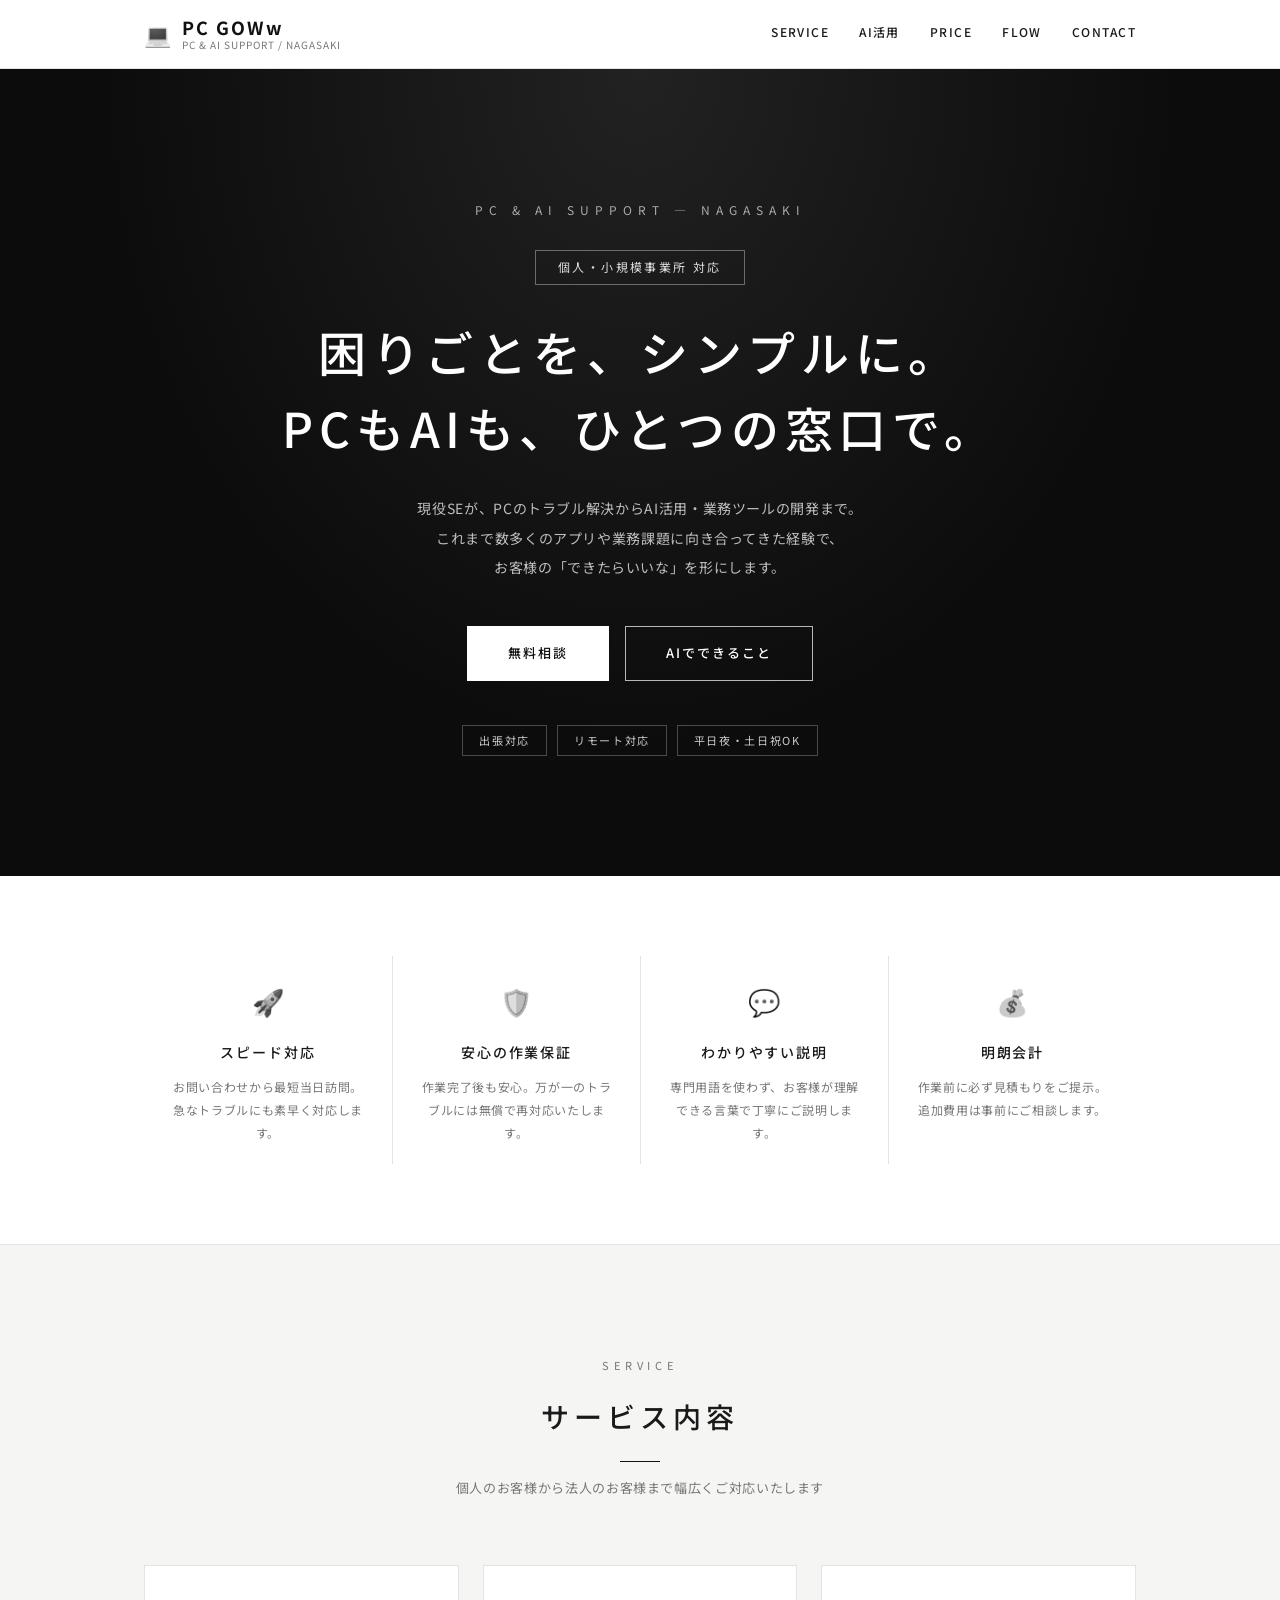
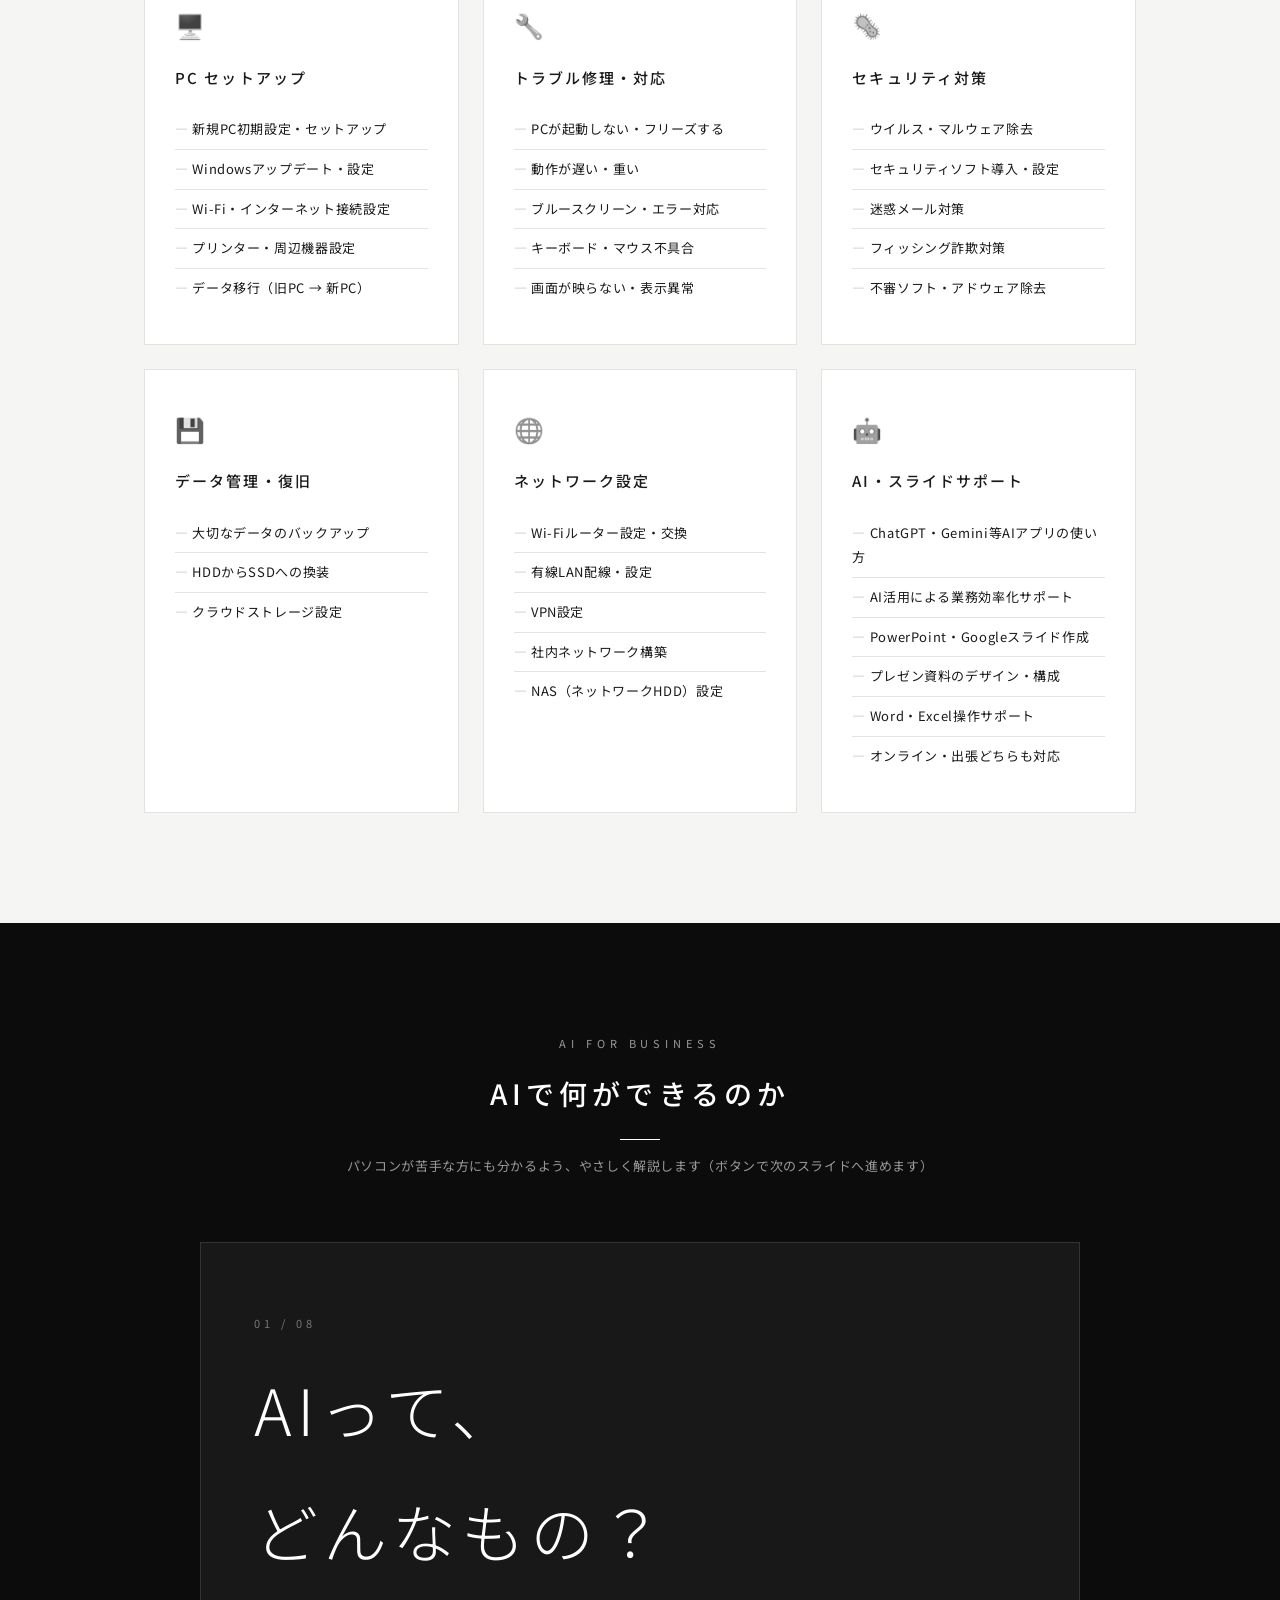
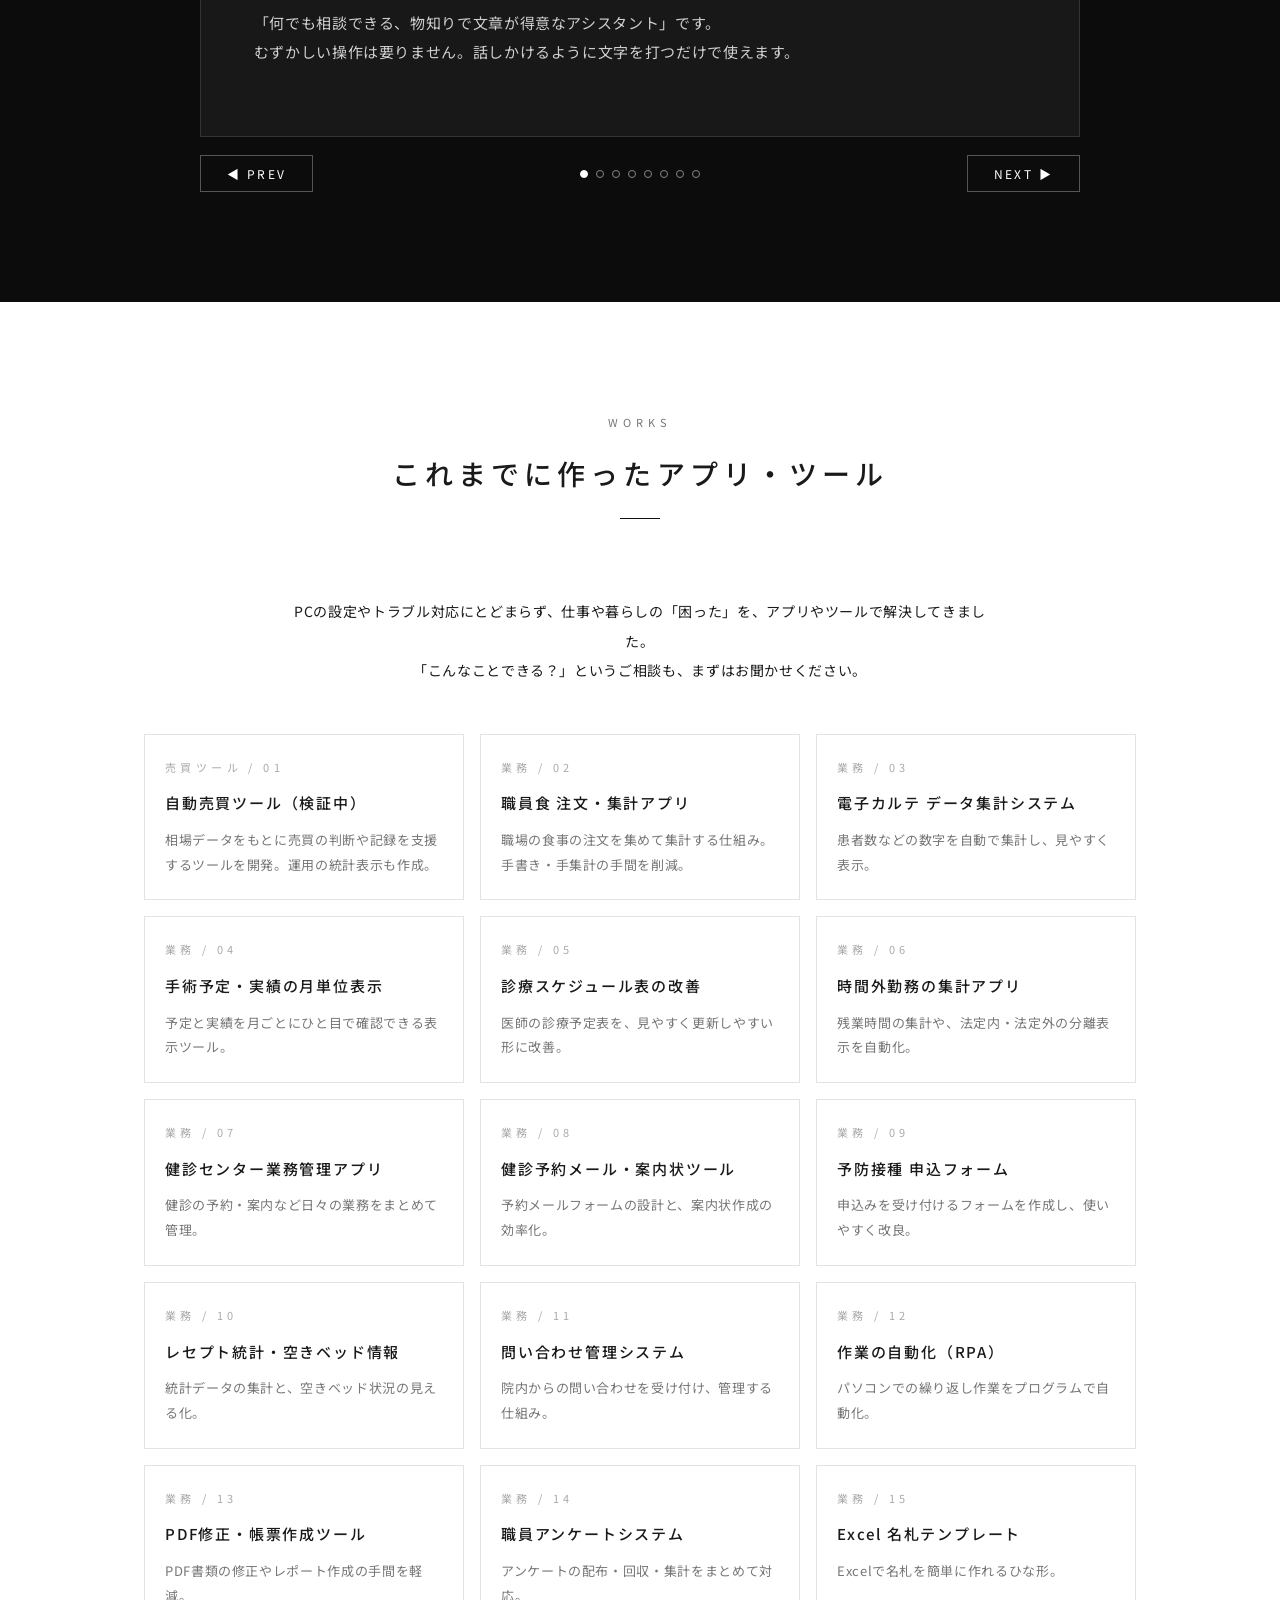
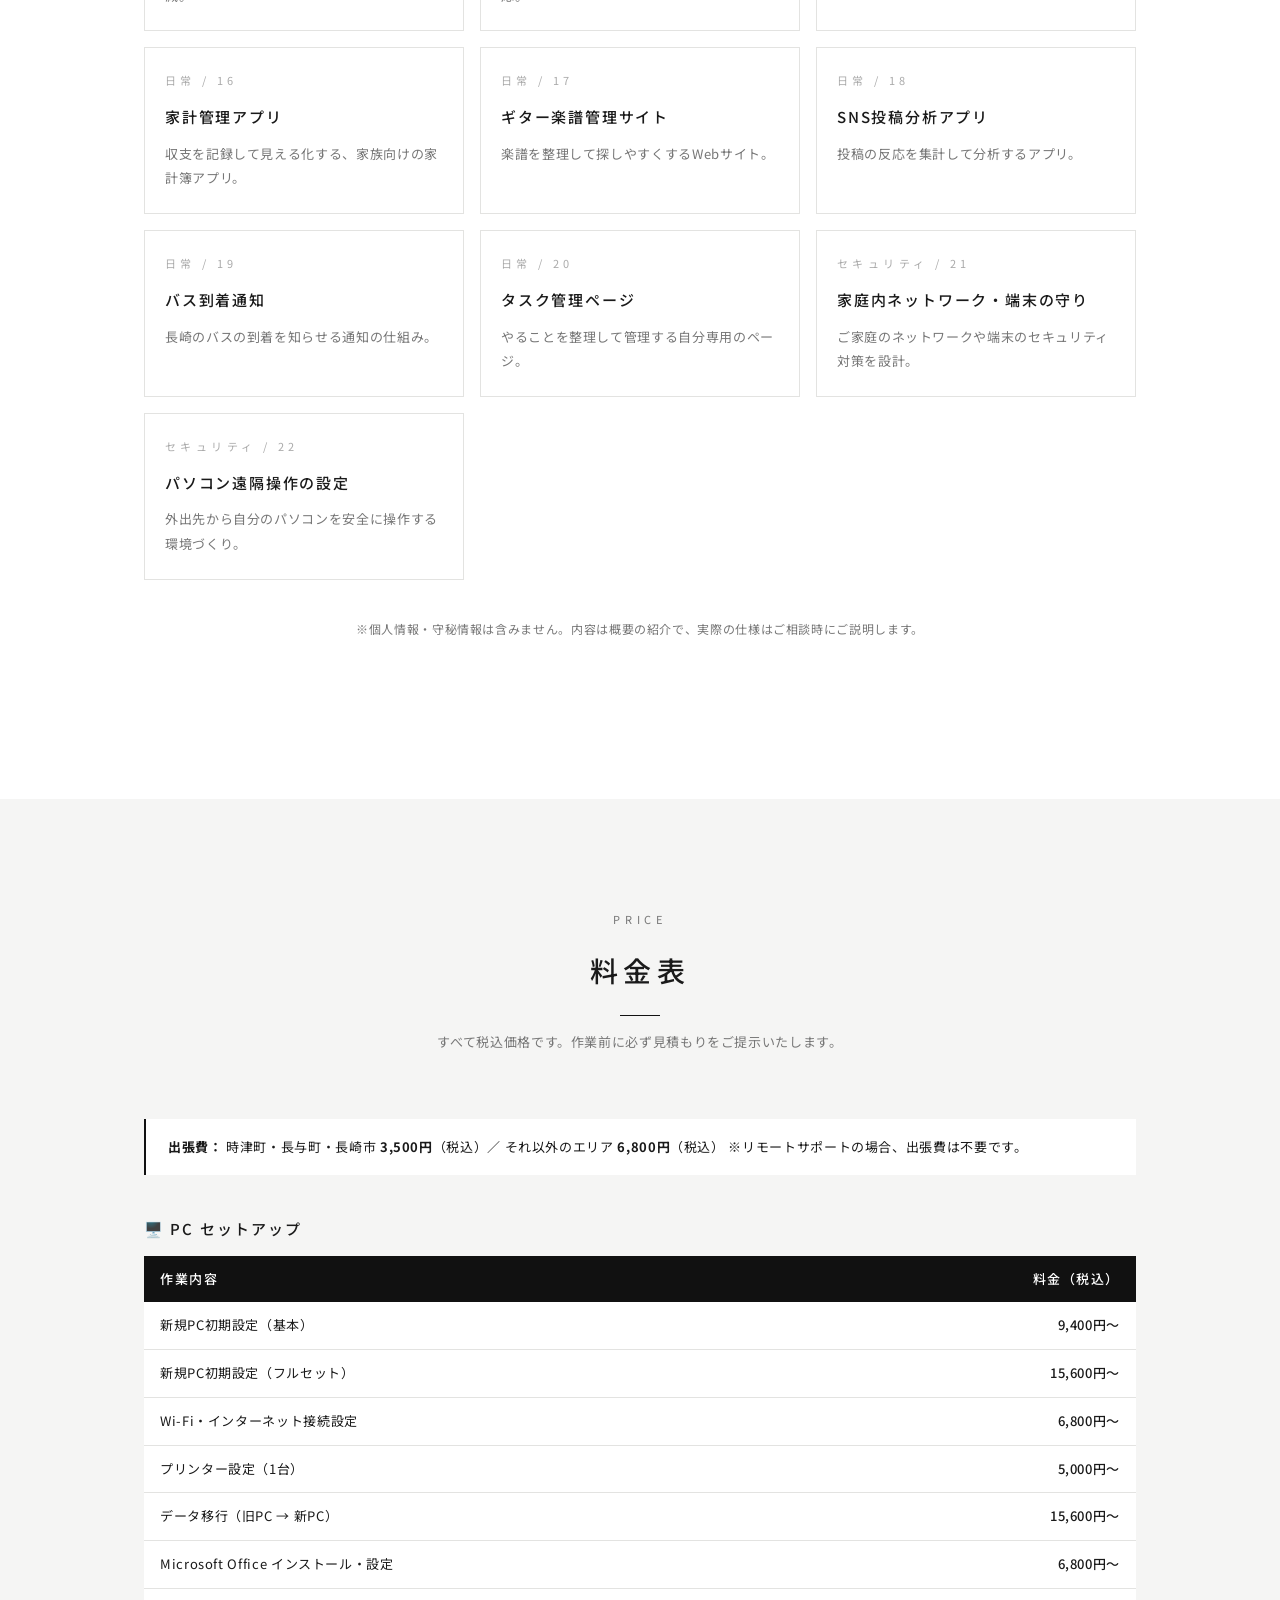
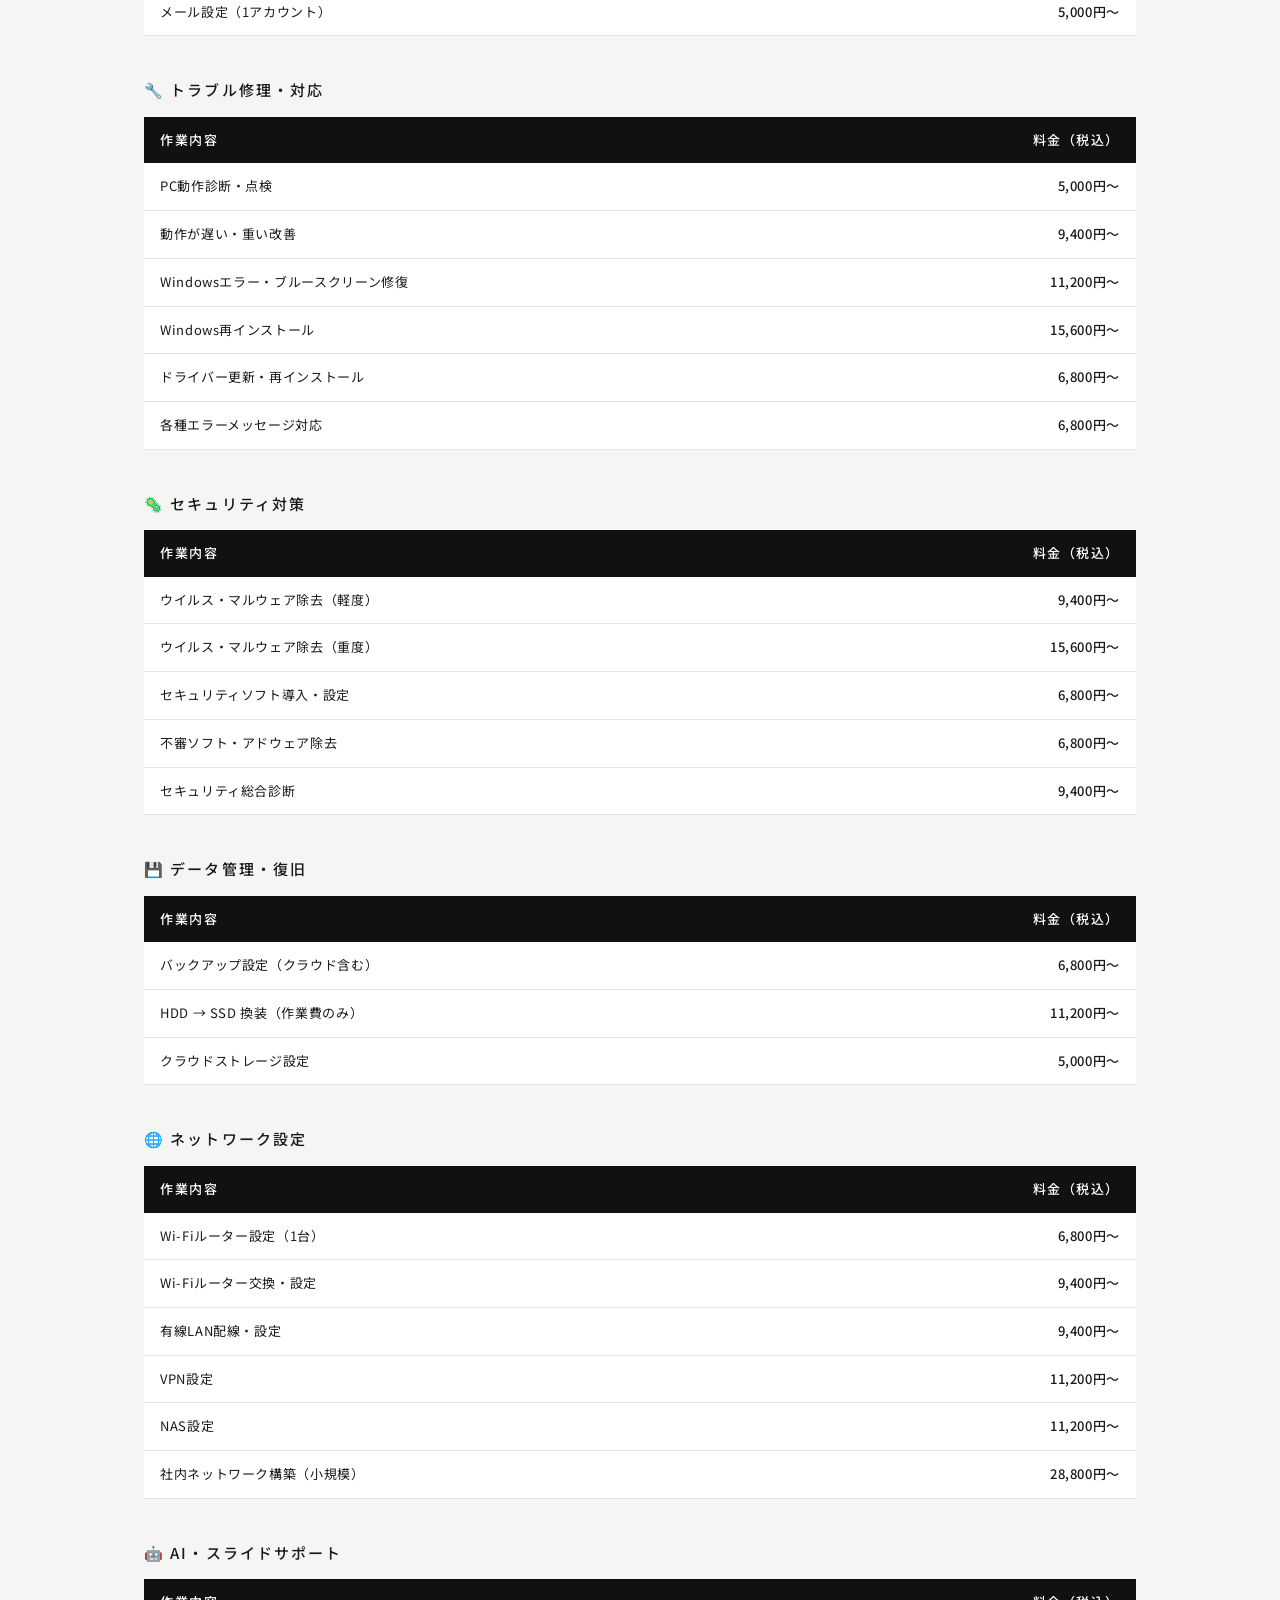
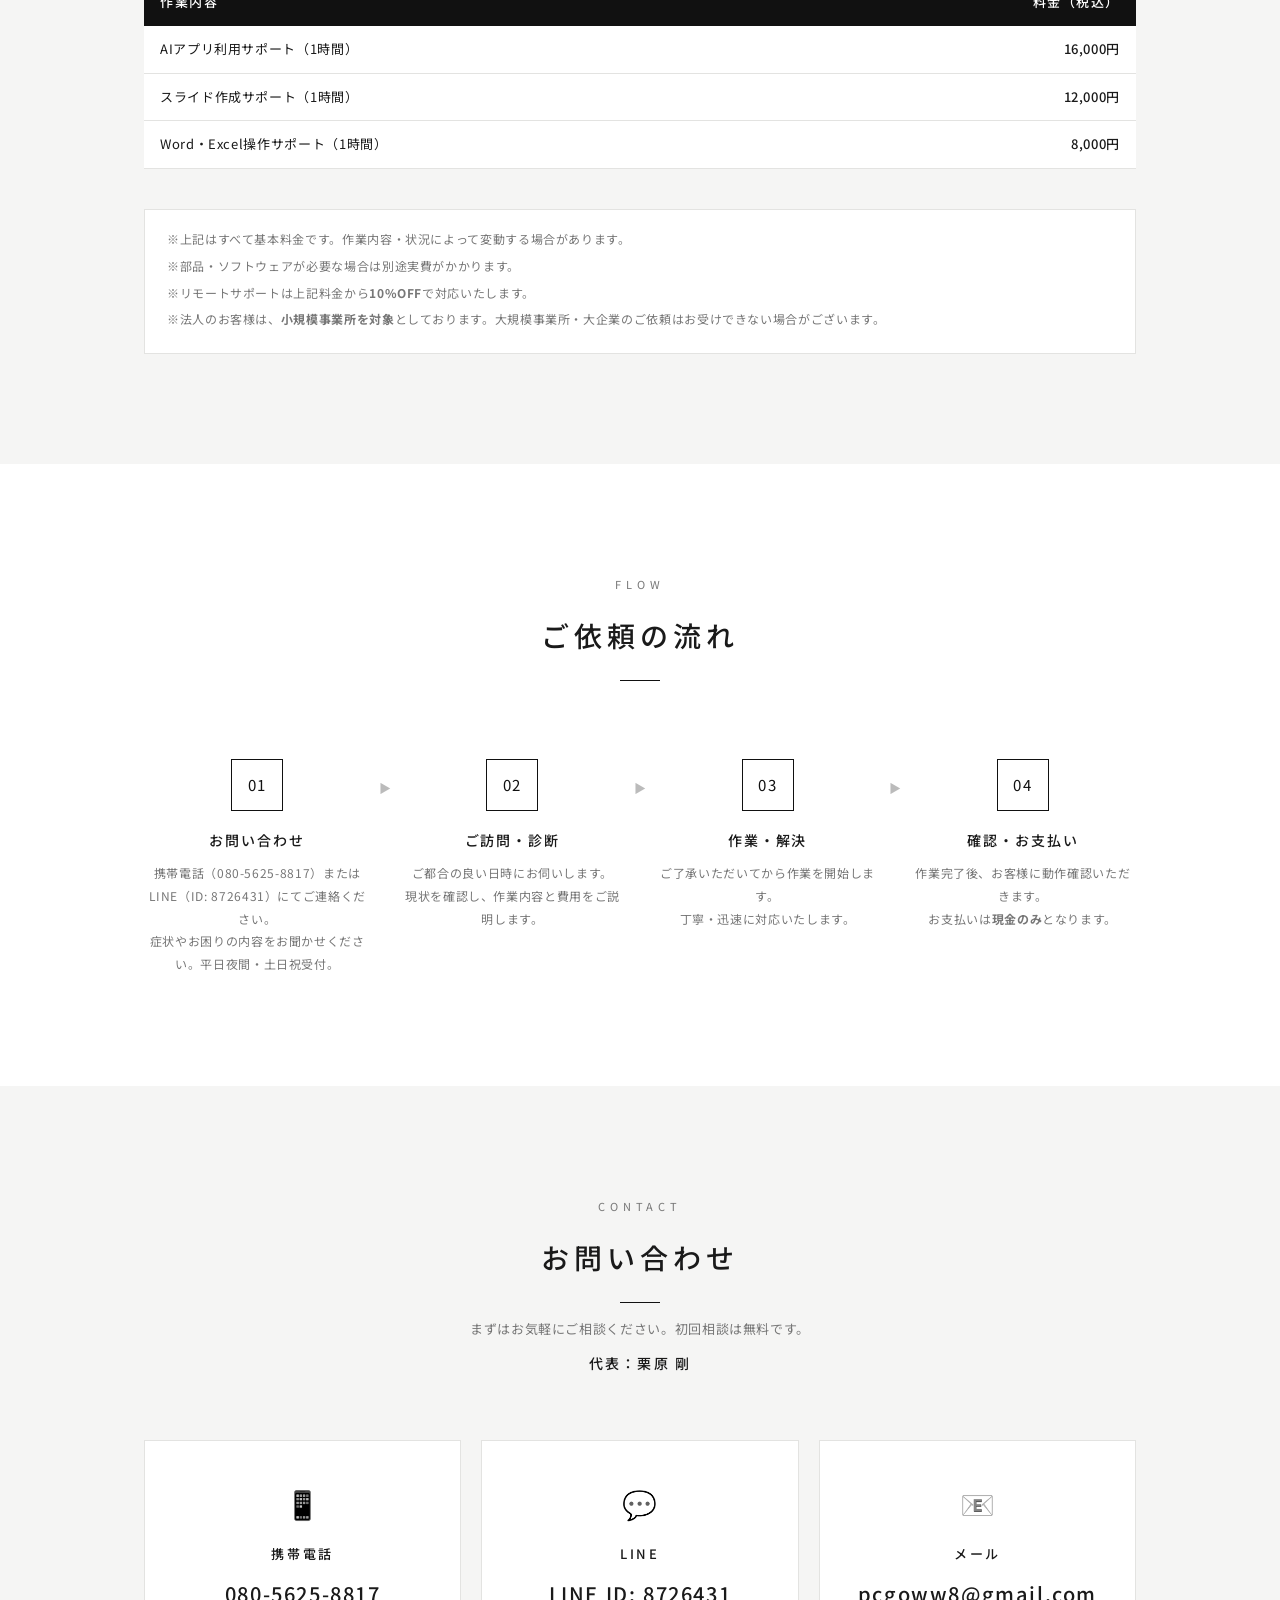
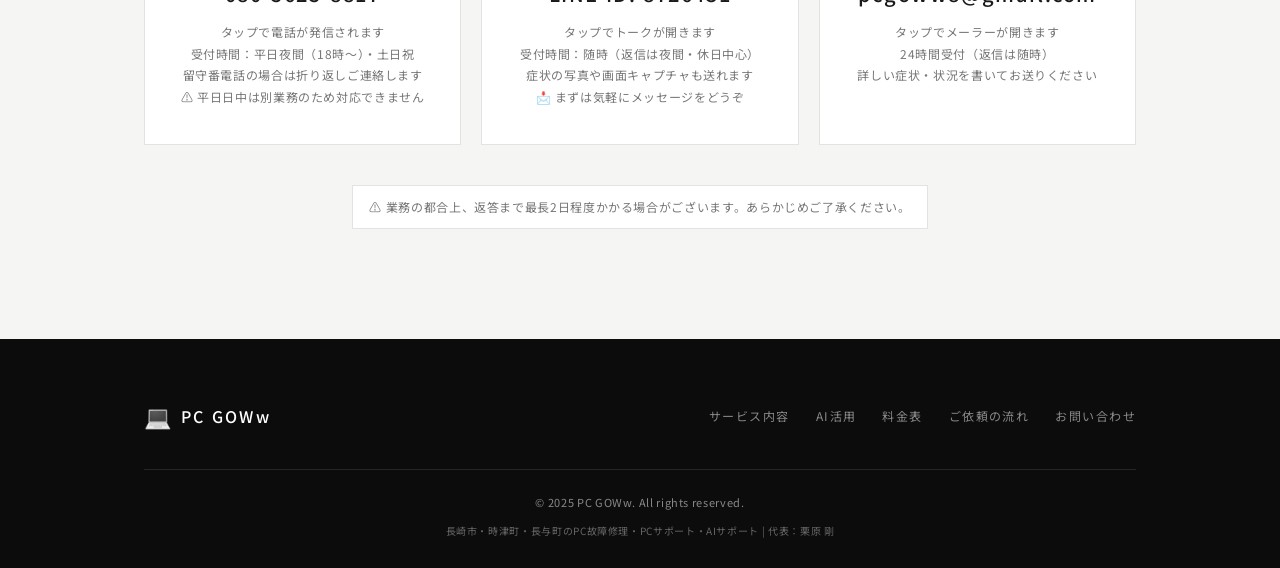
<file: index.html>
<!DOCTYPE html>
<html lang="ja">
<head>
  <meta charset="UTF-8">
  <meta name="viewport" content="width=device-width, initial-scale=1.0">
  <title>PC GOWw 栗原剛 | 長崎・時津・長与のPC故障修理・AIサポート・ITサポート</title>

  <!-- SEO メタタグ -->
  <meta name="description" content="長崎のPC故障・トラブルならPC GOWw（代表：栗原剛）へ。パソコン故障修理・セットアップ・ウイルス対策・AI活用サポートを長崎市・時津町・長与町で出張対応。PCが壊れた・動かない・遅いなどすぐご相談ください。">
  <meta name="keywords" content="長崎 PC,長崎 パソコン故障,長崎 PC修理,長崎 PCサポート,栗原剛,PC GOWw,PCGOWw,時津 PC,長与 PC,長崎 AI,長崎 AIサポート,パソコン故障 長崎,PC故障 長崎,長崎 IT,長崎 パソコンサポート,長崎 PC相談,長崎 パソコン修理">
  <meta name="author" content="栗原 剛 / PC GOWw">
  <meta name="robots" content="index, follow">

  <!-- OGP（SNSシェア用） -->
  <meta property="og:type" content="website">
  <meta property="og:title" content="PC GOWw 栗原剛 | 長崎のPC故障修理・AIサポート">
  <meta property="og:description" content="長崎市・時津町・長与町のPC故障・トラブル・AI活用サポート。代表：栗原剛。出張・リモート対応。PCが壊れた・遅い・動かないときはすぐご相談ください。">
  <meta property="og:locale" content="ja_JP">
  <meta property="og:site_name" content="PC GOWw">

  <!-- 構造化データ（Googleの検索結果に反映） -->
  <script type="application/ld+json">
  {
    "@context": "https://schema.org",
    "@type": "LocalBusiness",
    "name": "PC GOWw",
    "alternateName": ["PCGOWw", "ピーシーゴーウ", "栗原剛 PCサポート"],
    "description": "長崎市・時津町・長与町のPC故障修理・PCサポート・AIサポート専門。パソコンのトラブル解決、セットアップ、ウイルス対策、AI活用サポートなど。代表：栗原剛。",
    "founder": "栗原 剛",
    "employee": "栗原 剛",
    "email": "pcgoww8@gmail.com",
    "areaServed": ["長崎市", "時津町", "長与町", "長崎県"],
    "serviceType": [
      "PCサポート", "パソコンサポート", "PC故障修理", "パソコン故障修理",
      "ITサポート", "AIサポート", "AI活用支援", "セキュリティ対策",
      "ウイルス除去", "データ復旧", "ネットワーク設定"
    ],
    "priceRange": "¥¥",
    "telephone": "080-5625-8817"
  }
  </script>

  <link rel="stylesheet" href="style.css">
  <link rel="preconnect" href="https://fonts.googleapis.com">
  <link href="https://fonts.googleapis.com/css2?family=Noto+Sans+JP:wght@400;500;700&display=swap" rel="stylesheet">
</head>
<body>

  <!-- ヘッダー -->
  <header class="header">
    <div class="container">
      <div class="header-inner">
        <div class="logo">
          <span class="logo-icon">💻</span>
          <div class="logo-text">
            <span class="logo-main">PC GOWw</span>
            <span class="logo-sub">PC &amp; AI SUPPORT / NAGASAKI</span>
          </div>
        </div>
        <nav class="nav">
          <a href="#services">SERVICE</a>
          <a href="#ai">AI活用</a>
          <a href="#pricing">PRICE</a>
          <a href="#flow">FLOW</a>
          <a href="#contact">CONTACT</a>
        </nav>
      </div>
    </div>
  </header>

  <!-- ヒーロー -->
  <section class="hero">
    <div class="container">
      <div class="hero-content">
        <p class="hero-en">PC &amp; AI Support — Nagasaki</p>
        <p class="hero-badge">個人・小規模事業所 対応</p>
        <h1 class="hero-title">困りごとを、シンプルに。<br>PCもAIも、ひとつの窓口で。</h1>
        <p class="hero-desc">
          現役SEが、PCのトラブル解決からAI活用・業務ツールの開発まで。<br>
          これまで数多くのアプリや業務課題に向き合ってきた経験で、<br>
          お客様の「できたらいいな」を形にします。
        </p>
        <div class="hero-buttons">
          <a href="#contact" class="btn btn-primary">無料相談</a>
          <a href="#ai" class="btn btn-outline">AIでできること</a>
        </div>
        <div class="hero-badges">
          <span class="badge">出張対応</span>
          <span class="badge">リモート対応</span>
          <span class="badge">平日夜・土日祝OK</span>
        </div>
      </div>
    </div>
  </section>

  <!-- 特徴 -->
  <section class="features">
    <div class="container">
      <div class="features-grid">
        <div class="feature-card">
          <div class="feature-icon">🚀</div>
          <h3>スピード対応</h3>
          <p>お問い合わせから最短当日訪問。急なトラブルにも素早く対応します。</p>
        </div>
        <div class="feature-card">
          <div class="feature-icon">🛡️</div>
          <h3>安心の作業保証</h3>
          <p>作業完了後も安心。万が一のトラブルには無償で再対応いたします。</p>
        </div>
        <div class="feature-card">
          <div class="feature-icon">💬</div>
          <h3>わかりやすい説明</h3>
          <p>専門用語を使わず、お客様が理解できる言葉で丁寧にご説明します。</p>
        </div>
        <div class="feature-card">
          <div class="feature-icon">💰</div>
          <h3>明朗会計</h3>
          <p>作業前に必ず見積もりをご提示。追加費用は事前にご相談します。</p>
        </div>
      </div>
    </div>
  </section>

  <!-- サービス内容 -->
  <section id="services" class="services">
    <div class="container">
      <div class="section-header">
        <span class="section-en">Service</span>
        <h2 class="section-title">サービス内容</h2>
        <p class="section-desc">個人のお客様から法人のお客様まで幅広くご対応いたします</p>
      </div>
      <div class="services-grid">

        <div class="service-card">
          <div class="service-icon">🖥️</div>
          <h3>PC セットアップ</h3>
          <ul>
            <li>新規PC初期設定・セットアップ</li>
            <li>Windowsアップデート・設定</li>
            <li>Wi-Fi・インターネット接続設定</li>
            <li>プリンター・周辺機器設定</li>
            <li>データ移行（旧PC → 新PC）</li>
          </ul>
        </div>

        <div class="service-card">
          <div class="service-icon">🔧</div>
          <h3>トラブル修理・対応</h3>
          <ul>
            <li>PCが起動しない・フリーズする</li>
            <li>動作が遅い・重い</li>
            <li>ブルースクリーン・エラー対応</li>
            <li>キーボード・マウス不具合</li>
            <li>画面が映らない・表示異常</li>
          </ul>
        </div>

        <div class="service-card">
          <div class="service-icon">🦠</div>
          <h3>セキュリティ対策</h3>
          <ul>
            <li>ウイルス・マルウェア除去</li>
            <li>セキュリティソフト導入・設定</li>
            <li>迷惑メール対策</li>
            <li>フィッシング詐欺対策</li>
            <li>不審ソフト・アドウェア除去</li>
          </ul>
        </div>

        <div class="service-card">
          <div class="service-icon">💾</div>
          <h3>データ管理・復旧</h3>
          <ul>
            <li>大切なデータのバックアップ</li>
            <li>HDDからSSDへの換装</li>
            <li>クラウドストレージ設定</li>
          </ul>
        </div>

        <div class="service-card">
          <div class="service-icon">🌐</div>
          <h3>ネットワーク設定</h3>
          <ul>
            <li>Wi-Fiルーター設定・交換</li>
            <li>有線LAN配線・設定</li>
            <li>VPN設定</li>
            <li>社内ネットワーク構築</li>
            <li>NAS（ネットワークHDD）設定</li>
          </ul>
        </div>

        <div class="service-card">
          <div class="service-icon">🤖</div>
          <h3>AI・スライドサポート</h3>
          <ul>
            <li>ChatGPT・Gemini等AIアプリの使い方</li>
            <li>AI活用による業務効率化サポート</li>
            <li>PowerPoint・Googleスライド作成</li>
            <li>プレゼン資料のデザイン・構成</li>
            <li>Word・Excel操作サポート</li>
            <li>オンライン・出張どちらも対応</li>
          </ul>
        </div>

      </div>
    </div>
  </section>


  <!-- AI活用スライド -->
  <section id="ai" class="ai">
    <div class="container">
      <div class="section-header">
        <span class="section-en">AI for Business</span>
        <h2 class="section-title">AIで何ができるのか</h2>
        <p class="section-desc">パソコンが苦手な方にも分かるよう、やさしく解説します（ボタンで次のスライドへ進めます）</p>
      </div>

      <div class="deck" id="deck">
        <div class="deck-stage">
          <div class="slide active">
            <div class="slide-no">01 / 08</div>
            <div class="slide-big">AIって、<br>どんなもの？</div>
            <p style="margin-top:18px">「何でも相談できる、物知りで文章が得意なアシスタント」です。<br>むずかしい操作は要りません。話しかけるように文字を打つだけで使えます。</p>
          </div>
          <div class="slide">
            <div class="slide-no">02 / 08</div>
            <h3>むずかしくない。<br>こんなふうに使います</h3>
            <ul>
              <li>「お知らせ文を書いて」と頼むと、下書きをすぐ作ってくれる</li>
              <li>長い文章を「3行でまとめて」と頼める</li>
              <li>わからない言葉や手順を、やさしく教えてくれる</li>
              <li>間違えても大丈夫。何度でも言い直せます</li>
            </ul>
          </div>
          <div class="slide">
            <div class="slide-no">03 / 08</div>
            <h3>職場での活用例（看護・医療・介護の現場など）</h3>
            <div class="slide-grid">
              <div><strong>文書づくり</strong>お知らせ・案内文・研修資料・報告書の下書き</div>
              <div><strong>言い換え</strong>専門用語を、患者さんやご家族に伝わる言葉へ</div>
              <div><strong>要約</strong>長い通知やマニュアルの要点だけ取り出す</div>
              <div><strong>Excelのお助け</strong>勤務表や集計表の計算・関数を教えてくれる</div>
              <div><strong>アイデア出し</strong>勉強会の企画、掲示物の文面、レクの案</div>
              <div><strong>アプリ作り</strong>手作業を減らす専用ツールの開発</div>
            </div>
          </div>
          <div class="slide">
            <div class="slide-no">04 / 08</div>
            <h3>メリット① 時間にゆとりが生まれる</h3>
            <ul>
              <li>書類づくり・集計などの「事務作業」の時間が減ります</li>
              <li>その分、患者さんやお客様と向き合う時間に使えます</li>
              <li>残業や「あとでまとめて」の負担が軽くなります</li>
            </ul>
          </div>
          <div class="slide">
            <div class="slide-no">05 / 08</div>
            <h3>メリット② ミスや書き漏れが減る</h3>
            <ul>
              <li>文章の見直し・誤字チェックを手伝ってくれます</li>
              <li>計算や集計を自動化して、数え間違いを防ぎます</li>
              <li>人によるバラつきが減り、誰がやっても同じ品質に</li>
            </ul>
          </div>
          <div class="slide">
            <div class="slide-no">06 / 08</div>
            <h3>メリット③ 「あの人しか分からない」をなくす</h3>
            <ul>
              <li>やり方をマニュアルやよくある質問にまとめられます</li>
              <li>担当が休んでも、異動しても仕事が止まりにくい</li>
              <li>新しい人への教育・引き継ぎがラクになります</li>
            </ul>
          </div>
          <div class="slide">
            <div class="slide-no">07 / 08</div>
            <h3>メリット④ 小さく、安く始められる</h3>
            <ul>
              <li>無料〜月数千円のサービスから始められます</li>
              <li>大きな機械や難しい設定は不要です</li>
              <li>人手が足りない職場ほど、助けになります</li>
            </ul>
            <p style="margin-top:12px">⚠️ 患者さん・お客様の個人情報は入力しない、AIの答えは必ず人が確認する——この2つが約束ごとです。使い方のルール作りもお手伝いします。</p>
          </div>
          <div class="slide">
            <div class="slide-no">08 / 08</div>
            <h3>まずは気軽に、ご相談ください</h3>
            <p>「パソコンが苦手でも使える？」「うちの仕事にも役立つ？」<br>はじめての方に、画面を見ながら一緒に、ていねいにお教えします。</p>
            <p style="margin-top:18px;color:#fff;font-size:clamp(14px,2.4vw,22px);letter-spacing:.12em">TEL 080-5625-8817　／　LINE ID 8726431</p>
          </div>
        </div>
        <div class="deck-ctrl">
          <button class="deck-btn" id="deckPrev" type="button">◀ PREV</button>
          <div class="deck-dots" id="deckDots"></div>
          <button class="deck-btn" id="deckNext" type="button">NEXT ▶</button>
        </div>
      </div>
    </div>
  </section>

  <!-- 実績・経験 -->
  <section id="record" class="record">
    <div class="container">
      <div class="section-header">
        <span class="section-en">Works</span>
        <h2 class="section-title">これまでに作ったアプリ・ツール</h2>
      </div>
      <p class="record-lead">PCの設定やトラブル対応にとどまらず、仕事や暮らしの「困った」を、アプリやツールで解決してきました。<br>「こんなことできる？」というご相談も、まずはお聞かせください。</p>
      <div class="record-grid">
        <div class="record-card"><span class="no">売買ツール / 01</span><h3>自動売買ツール（検証中）</h3><p>相場データをもとに売買の判断や記録を支援するツールを開発。運用の統計表示も作成。</p></div>
        <div class="record-card"><span class="no">業務 / 02</span><h3>職員食 注文・集計アプリ</h3><p>職場の食事の注文を集めて集計する仕組み。手書き・手集計の手間を削減。</p></div>
        <div class="record-card"><span class="no">業務 / 03</span><h3>電子カルテ データ集計システム</h3><p>患者数などの数字を自動で集計し、見やすく表示。</p></div>
        <div class="record-card"><span class="no">業務 / 04</span><h3>手術予定・実績の月単位表示</h3><p>予定と実績を月ごとにひと目で確認できる表示ツール。</p></div>
        <div class="record-card"><span class="no">業務 / 05</span><h3>診療スケジュール表の改善</h3><p>医師の診療予定表を、見やすく更新しやすい形に改善。</p></div>
        <div class="record-card"><span class="no">業務 / 06</span><h3>時間外勤務の集計アプリ</h3><p>残業時間の集計や、法定内・法定外の分離表示を自動化。</p></div>
        <div class="record-card"><span class="no">業務 / 07</span><h3>健診センター業務管理アプリ</h3><p>健診の予約・案内など日々の業務をまとめて管理。</p></div>
        <div class="record-card"><span class="no">業務 / 08</span><h3>健診予約メール・案内状ツール</h3><p>予約メールフォームの設計と、案内状作成の効率化。</p></div>
        <div class="record-card"><span class="no">業務 / 09</span><h3>予防接種 申込フォーム</h3><p>申込みを受け付けるフォームを作成し、使いやすく改良。</p></div>
        <div class="record-card"><span class="no">業務 / 10</span><h3>レセプト統計・空きベッド情報</h3><p>統計データの集計と、空きベッド状況の見える化。</p></div>
        <div class="record-card"><span class="no">業務 / 11</span><h3>問い合わせ管理システム</h3><p>院内からの問い合わせを受け付け、管理する仕組み。</p></div>
        <div class="record-card"><span class="no">業務 / 12</span><h3>作業の自動化（RPA）</h3><p>パソコンでの繰り返し作業をプログラムで自動化。</p></div>
        <div class="record-card"><span class="no">業務 / 13</span><h3>PDF修正・帳票作成ツール</h3><p>PDF書類の修正やレポート作成の手間を軽減。</p></div>
        <div class="record-card"><span class="no">業務 / 14</span><h3>職員アンケートシステム</h3><p>アンケートの配布・回収・集計をまとめて対応。</p></div>
        <div class="record-card"><span class="no">業務 / 15</span><h3>Excel 名札テンプレート</h3><p>Excelで名札を簡単に作れるひな形。</p></div>
        <div class="record-card"><span class="no">日常 / 16</span><h3>家計管理アプリ</h3><p>収支を記録して見える化する、家族向けの家計簿アプリ。</p></div>
        <div class="record-card"><span class="no">日常 / 17</span><h3>ギター楽譜管理サイト</h3><p>楽譜を整理して探しやすくするWebサイト。</p></div>
        <div class="record-card"><span class="no">日常 / 18</span><h3>SNS投稿分析アプリ</h3><p>投稿の反応を集計して分析するアプリ。</p></div>
        <div class="record-card"><span class="no">日常 / 19</span><h3>バス到着通知</h3><p>長崎のバスの到着を知らせる通知の仕組み。</p></div>
        <div class="record-card"><span class="no">日常 / 20</span><h3>タスク管理ページ</h3><p>やることを整理して管理する自分専用のページ。</p></div>
        <div class="record-card"><span class="no">セキュリティ / 21</span><h3>家庭内ネットワーク・端末の守り</h3><p>ご家庭のネットワークや端末のセキュリティ対策を設計。</p></div>
        <div class="record-card"><span class="no">セキュリティ / 22</span><h3>パソコン遠隔操作の設定</h3><p>外出先から自分のパソコンを安全に操作する環境づくり。</p></div>
      </div>
      <p class="record-lead" style="margin-top:36px;font-size:12px;color:#777">※個人情報・守秘情報は含みません。内容は概要の紹介で、実際の仕様はご相談時にご説明します。</p>
    </div>
  </section>

  <!-- 料金表 -->
  <section id="pricing" class="pricing">
    <div class="container">
      <div class="section-header">
        <span class="section-en">Price</span>
        <h2 class="section-title">料金表</h2>
        <p class="section-desc">すべて税込価格です。作業前に必ず見積もりをご提示いたします。</p>
      </div>

      <!-- 出張費 -->
      <div class="pricing-note">
        <strong>出張費：</strong>
        時津町・長与町・長崎市 <strong>3,500円</strong>（税込）／ それ以外のエリア <strong>6,800円</strong>（税込）
        ※リモートサポートの場合、出張費は不要です。
      </div>

      <div class="pricing-tabs">

        <!-- セットアップ -->
        <div class="pricing-section">
          <h3 class="pricing-category">🖥️ PC セットアップ</h3>
          <table class="pricing-table">
            <thead>
              <tr><th>作業内容</th><th>料金（税込）</th></tr>
            </thead>
            <tbody>
              <tr><td>新規PC初期設定（基本）</td><td class="price">9,400円〜</td></tr>
              <tr><td>新規PC初期設定（フルセット）</td><td class="price">15,600円〜</td></tr>
              <tr><td>Wi-Fi・インターネット接続設定</td><td class="price">6,800円〜</td></tr>
              <tr><td>プリンター設定（1台）</td><td class="price">5,000円〜</td></tr>
              <tr><td>データ移行（旧PC → 新PC）</td><td class="price">15,600円〜</td></tr>
              <tr><td>Microsoft Office インストール・設定</td><td class="price">6,800円〜</td></tr>
              <tr><td>メール設定（1アカウント）</td><td class="price">5,000円〜</td></tr>
            </tbody>
          </table>
        </div>

        <!-- トラブル対応 -->
        <div class="pricing-section">
          <h3 class="pricing-category">🔧 トラブル修理・対応</h3>
          <table class="pricing-table">
            <thead>
              <tr><th>作業内容</th><th>料金（税込）</th></tr>
            </thead>
            <tbody>
              <tr><td>PC動作診断・点検</td><td class="price">5,000円〜</td></tr>
              <tr><td>動作が遅い・重い改善</td><td class="price">9,400円〜</td></tr>
              <tr><td>Windowsエラー・ブルースクリーン修復</td><td class="price">11,200円〜</td></tr>
              <tr><td>Windows再インストール</td><td class="price">15,600円〜</td></tr>
              <tr><td>ドライバー更新・再インストール</td><td class="price">6,800円〜</td></tr>
              <tr><td>各種エラーメッセージ対応</td><td class="price">6,800円〜</td></tr>
            </tbody>
          </table>
        </div>

        <!-- セキュリティ -->
        <div class="pricing-section">
          <h3 class="pricing-category">🦠 セキュリティ対策</h3>
          <table class="pricing-table">
            <thead>
              <tr><th>作業内容</th><th>料金（税込）</th></tr>
            </thead>
            <tbody>
              <tr><td>ウイルス・マルウェア除去（軽度）</td><td class="price">9,400円〜</td></tr>
              <tr><td>ウイルス・マルウェア除去（重度）</td><td class="price">15,600円〜</td></tr>
              <tr><td>セキュリティソフト導入・設定</td><td class="price">6,800円〜</td></tr>
              <tr><td>不審ソフト・アドウェア除去</td><td class="price">6,800円〜</td></tr>
              <tr><td>セキュリティ総合診断</td><td class="price">9,400円〜</td></tr>
            </tbody>
          </table>
        </div>

        <!-- データ管理 -->
        <div class="pricing-section">
          <h3 class="pricing-category">💾 データ管理・復旧</h3>
          <table class="pricing-table">
            <thead>
              <tr><th>作業内容</th><th>料金（税込）</th></tr>
            </thead>
            <tbody>
              <tr><td>バックアップ設定（クラウド含む）</td><td class="price">6,800円〜</td></tr>
              <tr><td>HDD → SSD 換装（作業費のみ）</td><td class="price">11,200円〜</td></tr>
              <tr><td>クラウドストレージ設定</td><td class="price">5,000円〜</td></tr>
            </tbody>
          </table>
        </div>

        <!-- ネットワーク -->
        <div class="pricing-section">
          <h3 class="pricing-category">🌐 ネットワーク設定</h3>
          <table class="pricing-table">
            <thead>
              <tr><th>作業内容</th><th>料金（税込）</th></tr>
            </thead>
            <tbody>
              <tr><td>Wi-Fiルーター設定（1台）</td><td class="price">6,800円〜</td></tr>
              <tr><td>Wi-Fiルーター交換・設定</td><td class="price">9,400円〜</td></tr>
              <tr><td>有線LAN配線・設定</td><td class="price">9,400円〜</td></tr>
              <tr><td>VPN設定</td><td class="price">11,200円〜</td></tr>
              <tr><td>NAS設定</td><td class="price">11,200円〜</td></tr>
              <tr><td>社内ネットワーク構築（小規模）</td><td class="price">28,800円〜</td></tr>
            </tbody>
          </table>
        </div>

        <!-- AI・スライドサポート -->
        <div class="pricing-section">
          <h3 class="pricing-category">🤖 AI・スライドサポート</h3>
          <table class="pricing-table">
            <thead>
              <tr><th>作業内容</th><th>料金（税込）</th></tr>
            </thead>
            <tbody>
              <tr><td>AIアプリ利用サポート（1時間）</td><td class="price">16,000円</td></tr>
              <tr><td>スライド作成サポート（1時間）</td><td class="price">12,000円</td></tr>
              <tr><td>Word・Excel操作サポート（1時間）</td><td class="price">8,000円</td></tr>
            </tbody>
          </table>
        </div>

      </div>

      <div class="pricing-notice">
        <p>※上記はすべて基本料金です。作業内容・状況によって変動する場合があります。</p>
        <p>※部品・ソフトウェアが必要な場合は別途実費がかかります。</p>
        <p>※リモートサポートは上記料金から<strong>10%OFF</strong>で対応いたします。</p>
        <p>※法人のお客様は、<strong>小規模事業所を対象</strong>としております。大規模事業所・大企業のご依頼はお受けできない場合がございます。</p>
      </div>
    </div>
  </section>

  <!-- ご依頼の流れ -->
  <section id="flow" class="flow">
    <div class="container">
      <div class="section-header">
        <span class="section-en">Flow</span>
        <h2 class="section-title">ご依頼の流れ</h2>
      </div>
      <div class="flow-steps">
        <div class="flow-step">
          <div class="step-number">01</div>
          <div class="step-content">
            <h3>お問い合わせ</h3>
            <p>携帯電話（080-5625-8817）またはLINE（ID: 8726431）にてご連絡ください。<br>症状やお困りの内容をお聞かせください。平日夜間・土日祝受付。</p>
          </div>
        </div>
        <div class="flow-arrow">▶</div>
        <div class="flow-step">
          <div class="step-number">02</div>
          <div class="step-content">
            <h3>ご訪問・診断</h3>
            <p>ご都合の良い日時にお伺いします。<br>現状を確認し、作業内容と費用をご説明します。</p>
          </div>
        </div>
        <div class="flow-arrow">▶</div>
        <div class="flow-step">
          <div class="step-number">03</div>
          <div class="step-content">
            <h3>作業・解決</h3>
            <p>ご了承いただいてから作業を開始します。<br>丁寧・迅速に対応いたします。</p>
          </div>
        </div>
        <div class="flow-arrow">▶</div>
        <div class="flow-step">
          <div class="step-number">04</div>
          <div class="step-content">
            <h3>確認・お支払い</h3>
            <p>作業完了後、お客様に動作確認いただきます。<br>お支払いは<strong>現金のみ</strong>となります。</p>
          </div>
        </div>
      </div>
    </div>
  </section>

  <!-- お問い合わせ -->
  <section id="contact" class="contact">
    <div class="container">
      <div class="section-header">
        <span class="section-en">Contact</span>
        <h2 class="section-title">お問い合わせ</h2>
        <p class="section-desc">まずはお気軽にご相談ください。初回相談は無料です。</p>
        <p class="contact-rep">代表：栗原 剛</p>
      </div>

      <!-- 連絡手段カード -->
      <div class="contact-grid">
        <a class="contact-card contact-card-link" href="tel:08056258817">
          <div class="contact-icon">📱</div>
          <h3>携帯電話</h3>
          <p class="contact-info">080-5625-8817</p>
          <p class="contact-hours">タップで電話が発信されます</p>
          <p class="contact-hours">受付時間：平日夜間（18時〜）・土日祝</p>
          <p class="contact-hours">留守番電話の場合は折り返しご連絡します</p>
          <p class="contact-hours">⚠️ 平日日中は別業務のため対応できません</p>
        </a>
        <a class="contact-card contact-card-link" href="https://line.me/ti/p/~8726431" target="_blank" rel="noopener noreferrer">
          <div class="contact-icon">💬</div>
          <h3>LINE</h3>
          <p class="contact-info">LINE ID: 8726431</p>
          <p class="contact-hours">タップでトークが開きます</p>
          <p class="contact-hours">受付時間：随時（返信は夜間・休日中心）</p>
          <p class="contact-hours">症状の写真や画面キャプチャも送れます</p>
          <p class="contact-hours">📩 まずは気軽にメッセージをどうぞ</p>
        </a>
        <a class="contact-card contact-card-link" href="mailto:pcgoww8@gmail.com?subject=PCサポートのお問い合わせ">
          <div class="contact-icon">📧</div>
          <h3>メール</h3>
          <p class="contact-info">pcgoww8@gmail.com</p>
          <p class="contact-hours">タップでメーラーが開きます</p>
          <p class="contact-hours">24時間受付（返信は随時）</p>
          <p class="contact-hours">詳しい症状・状況を書いてお送りください</p>
        </a>
      </div>

      <div class="form-title-area">
        <p class="form-notice">⚠️ 業務の都合上、返答まで最長2日程度かかる場合がございます。あらかじめご了承ください。</p>
      </div>
    </div>
  </section>

  <!-- フッター -->
  <footer class="footer">
    <div class="container">
      <div class="footer-inner">
        <div class="footer-logo">
          <span class="logo-icon">💻</span>
          <span>PC GOWw</span>
        </div>
        <div class="footer-links">
          <a href="#services">サービス内容</a>
          <a href="#ai">AI活用</a>
          <a href="#pricing">料金表</a>
          <a href="#flow">ご依頼の流れ</a>
          <a href="#contact">お問い合わせ</a>
        </div>
      </div>
      <div class="footer-copy">
        <p>&copy; 2025 PC GOWw. All rights reserved.</p>
        <p class="footer-seo">長崎市・時津町・長与町のPC故障修理・PCサポート・AIサポート | 代表：栗原 剛</p>
      </div>
    </div>
  </footer>


  <script>
    (function () {
      var slides = document.querySelectorAll('#deck .slide');
      var dots = document.getElementById('deckDots');
      var cur = 0, btns = [];
      slides.forEach(function (_, i) {
        var b = document.createElement('button');
        b.type = 'button'; b.setAttribute('aria-label', 'スライド' + (i + 1));
        b.onclick = function () { go(i); };
        dots.appendChild(b); btns.push(b);
      });
      function go(n) {
        cur = (n + slides.length) % slides.length;
        slides.forEach(function (s, i) { s.classList.toggle('active', i === cur); btns[i].classList.toggle('active', i === cur); });
      }
      document.getElementById('deckPrev').onclick = function () { go(cur - 1); };
      document.getElementById('deckNext').onclick = function () { go(cur + 1); };
      document.addEventListener('keydown', function (e) {
        if (e.key === 'ArrowLeft') go(cur - 1);
        if (e.key === 'ArrowRight') go(cur + 1);
      });
      go(0);
    })();
  </script>
</body>
</html>
</file>
<file: style.css>
/* ===== Base (monochrome minimal) ===== */
*, *::before, *::after { box-sizing: border-box; margin: 0; padding: 0; }
:root {
  --primary: #111111;
  --primary-dark: #000000;
  --accent: #111111;
  --text: #1a1a1a;
  --text-light: #777777;
  --bg: #f5f5f4;
  --white: #ffffff;
  --border: #e3e3e1;
  --shadow: none;
  --shadow-lg: 0 12px 30px -12px rgba(0,0,0,.18);
  --radius: 4px;
}
html { scroll-behavior: smooth; }
body { font-family: 'Noto Sans JP', sans-serif; color: var(--text); background: var(--white); line-height: 1.9; letter-spacing: .04em; }
.container { max-width: 1040px; margin: 0 auto; padding: 0 24px; }

/* Header */
.header { position: sticky; top: 0; z-index: 100; background: rgba(255,255,255,.94); backdrop-filter: blur(6px); border-bottom: 1px solid var(--border); }
.header-inner { display: flex; align-items: center; justify-content: space-between; height: 68px; }
.logo { display: flex; align-items: center; gap: 10px; text-decoration: none; }
.logo-icon { font-size: 22px; filter: grayscale(1); }
.logo-text { display: flex; flex-direction: column; line-height: 1.25; }
.logo-main { font-size: 18px; font-weight: 700; color: var(--primary); letter-spacing: .12em; }
.logo-sub { font-size: 10px; color: var(--text-light); letter-spacing: .1em; }
.nav { display: flex; gap: 30px; }
.nav a { text-decoration: none; color: var(--text); font-size: 12px; font-weight: 500; letter-spacing: .12em; padding-bottom: 3px; border-bottom: 1px solid transparent; transition: border-color .2s; }
.nav a:hover { border-color: var(--text); }

/* Buttons */
.btn { display: inline-block; padding: 14px 40px; border-radius: 0; font-size: 13px; font-weight: 500; letter-spacing: .16em; text-decoration: none; cursor: pointer; border: 1px solid transparent; transition: all .25s; }
.btn-primary { background: var(--white); color: var(--primary); border-color: var(--white); }
.btn-primary:hover { background: transparent; color: var(--white); }
.btn-outline { background: transparent; color: var(--white); border-color: rgba(255,255,255,.7); }
.btn-outline:hover { background: var(--white); color: var(--primary); }
.btn-dark { background: var(--primary); color: var(--white); border-color: var(--primary); }
.btn-dark:hover { background: transparent; color: var(--primary); }

/* Hero */
.hero { background: #0c0c0c; color: var(--white); padding: 130px 0 120px; text-align: center; position: relative; }
.hero::before { content: ''; position: absolute; inset: 0; background: radial-gradient(ellipse at 50% 0%, rgba(255,255,255,.09), transparent 60%); }
.hero .container { position: relative; }
.hero-en { font-size: 12px; letter-spacing: .5em; color: #aaa; margin-bottom: 28px; text-transform: uppercase; }
.hero-badge { display: inline-block; border: 1px solid rgba(255,255,255,.35); padding: 5px 22px; font-size: 12px; letter-spacing: .2em; margin-bottom: 28px; color: #ddd; }
.hero-title { font-size: clamp(28px, 4.6vw, 48px); font-weight: 500; line-height: 1.6; margin-bottom: 28px; letter-spacing: .12em; }
.hero-desc { font-size: 14px; color: #bdbdbd; margin-bottom: 44px; line-height: 2.1; }
.hero-buttons { display: flex; justify-content: center; gap: 16px; margin-bottom: 44px; flex-wrap: wrap; }
.hero-badges { display: flex; justify-content: center; gap: 10px; flex-wrap: wrap; }
.badge { border: 1px solid rgba(255,255,255,.25); padding: 4px 16px; font-size: 11px; letter-spacing: .15em; color: #ccc; }

/* Section header */
.section-header { text-align: center; margin-bottom: 64px; }
.section-en { display: block; font-size: 11px; letter-spacing: .45em; color: var(--text-light); margin-bottom: 14px; text-transform: uppercase; }
.section-title { font-size: clamp(22px, 3vw, 28px); font-weight: 500; margin-bottom: 14px; letter-spacing: .18em; display: inline-block; }
.section-title::after { content: ''; display: block; height: 1px; width: 40px; background: var(--primary); margin: 18px auto 0; }
.section-desc { color: var(--text-light); font-size: 13px; }

/* Features */
.features { padding: 80px 0; background: var(--white); border-bottom: 1px solid var(--border); }
.features-grid { display: grid; grid-template-columns: repeat(auto-fit, minmax(220px, 1fr)); gap: 0; }
.feature-card { text-align: center; padding: 20px 24px; border-left: 1px solid var(--border); }
.feature-card:first-child { border-left: none; }
.feature-icon { font-size: 26px; margin-bottom: 14px; filter: grayscale(1); }
.feature-card h3 { font-size: 14px; margin-bottom: 10px; font-weight: 500; letter-spacing: .14em; }
.feature-card p { font-size: 12px; color: var(--text-light); line-height: 1.9; }

/* Services */
.services { padding: 110px 0; background: var(--bg); }
.services-grid { display: grid; grid-template-columns: repeat(auto-fit, minmax(300px, 1fr)); gap: 24px; }
.service-card { background: var(--white); padding: 36px 30px; border: 1px solid var(--border); transition: box-shadow .3s, transform .3s; }
.service-card:hover { box-shadow: var(--shadow-lg); transform: translateY(-3px); }
.service-icon { font-size: 24px; margin-bottom: 16px; filter: grayscale(1); }
.service-card h3 { font-size: 15px; font-weight: 500; margin-bottom: 18px; letter-spacing: .14em; }
.service-card ul { list-style: none; }
.service-card ul li { font-size: 13px; padding: 7px 0; border-bottom: 1px solid var(--border); }
.service-card ul li:last-child { border-bottom: none; }
.service-card ul li::before { content: '— '; color: #aaa; }

/* AI slides */
.ai { padding: 110px 0; background: #0c0c0c; color: var(--white); }
.ai .section-en, .ai .section-desc { color: #999; }
.ai .section-title::after { background: var(--white); }
.deck { max-width: 880px; margin: 0 auto; }
.deck-stage { position: relative; aspect-ratio: 16 / 9; background: #181818; border: 1px solid #333; overflow: hidden; }
.slide { position: absolute; inset: 0; padding: 5% 6%; display: flex; flex-direction: column; justify-content: center; opacity: 0; visibility: hidden; transition: opacity .45s; }
.slide.active { opacity: 1; visibility: visible; }
.slide-no { font-size: 11px; letter-spacing: .4em; color: #777; margin-bottom: 14px; }
.slide h3 { font-size: clamp(18px, 3.2vw, 30px); font-weight: 500; line-height: 1.5; letter-spacing: .1em; margin-bottom: 18px; }
.slide p, .slide li { font-size: clamp(11px, 1.7vw, 15px); color: #cfcfcf; line-height: 1.9; }
.slide ul { list-style: none; }
.slide li { padding: 4px 0; border-bottom: 1px solid #2c2c2c; }
.slide li::before { content: '— '; color: #777; }
.slide-grid { display: grid; grid-template-columns: repeat(3, 1fr); gap: 12px; }
.slide-grid div { border: 1px solid #333; padding: 12px 14px; font-size: clamp(10px, 1.5vw, 13px); color: #cfcfcf; line-height: 1.7; }
.slide-grid strong { display: block; color: #fff; font-weight: 500; font-size: clamp(11px, 1.8vw, 15px); margin-bottom: 4px; letter-spacing: .1em; }
.slide-big { font-size: clamp(34px, 7vw, 64px); font-weight: 300; letter-spacing: .08em; }
.deck-ctrl { display: flex; align-items: center; justify-content: space-between; margin-top: 18px; }
.deck-btn { background: transparent; color: var(--white); border: 1px solid #555; padding: 9px 26px; font-size: 12px; letter-spacing: .2em; cursor: pointer; font-family: inherit; transition: all .2s; }
.deck-btn:hover { background: var(--white); color: #111; }
.deck-dots { display: flex; gap: 8px; }
.deck-dots button { width: 8px; height: 8px; border-radius: 50%; border: 1px solid #888; background: transparent; cursor: pointer; padding: 0; }
.deck-dots button.active { background: var(--white); border-color: var(--white); }
.deck-count { font-size: 11px; color: #888; letter-spacing: .2em; }

/* Track record */
.record { padding: 110px 0; background: var(--white); }
.record-grid { display: grid; grid-template-columns: repeat(auto-fit, minmax(240px, 1fr)); gap: 16px; }
.record-card { border: 1px solid var(--border); padding: 22px 20px; }
.record-card .no { font-size: 11px; letter-spacing: .4em; color: #aaa; margin-bottom: 12px; display: block; }
.record-card h3 { font-size: 15px; font-weight: 500; margin-bottom: 10px; letter-spacing: .12em; }
.record-card p { font-size: 13px; color: var(--text-light); }
.record-lead { max-width: 720px; margin: 0 auto 48px; text-align: center; font-size: 14px; line-height: 2.1; }

/* Pricing */
.pricing { padding: 110px 0; background: var(--bg); }
.pricing-note { background: var(--white); border-left: 2px solid var(--primary); padding: 16px 22px; margin-bottom: 40px; font-size: 13px; }
.pricing-section { margin-bottom: 40px; }
.pricing-category { font-size: 15px; font-weight: 500; margin-bottom: 12px; letter-spacing: .14em; }
.pricing-table { width: 100%; border-collapse: collapse; font-size: 13px; background: var(--white); }
.pricing-table thead tr { background: var(--primary); color: var(--white); }
.pricing-table th { padding: 11px 16px; text-align: left; font-weight: 500; letter-spacing: .12em; }
.pricing-table th:last-child { text-align: right; }
.pricing-table tbody tr:hover { background: var(--bg); }
.pricing-table td { padding: 11px 16px; border-bottom: 1px solid var(--border); }
.pricing-table td.price { text-align: right; font-weight: 500; white-space: nowrap; }
.pricing-notice { border: 1px solid var(--border); background: var(--white); padding: 18px 22px; margin-top: 24px; }
.pricing-notice p { font-size: 12px; color: var(--text-light); margin-bottom: 4px; }

/* Flow */
.flow { padding: 110px 0; background: var(--white); }
.flow-steps { display: flex; align-items: flex-start; justify-content: center; gap: 8px; flex-wrap: wrap; }
.flow-step { flex: 1; min-width: 190px; max-width: 230px; text-align: center; }
.step-number { display: inline-flex; align-items: center; justify-content: center; width: 52px; height: 52px; border: 1px solid var(--primary); color: var(--primary); font-size: 15px; letter-spacing: .1em; margin-bottom: 16px; }
.step-content h3 { font-size: 14px; font-weight: 500; margin-bottom: 8px; letter-spacing: .14em; }
.step-content p { font-size: 12px; color: var(--text-light); line-height: 1.9; }
.flow-arrow { font-size: 12px; color: #bbb; align-self: flex-start; margin-top: 18px; }

/* Contact */
.contact { padding: 110px 0; background: var(--bg); }
.contact-grid { display: grid; grid-template-columns: repeat(auto-fit, minmax(260px, 1fr)); gap: 20px; margin-bottom: 40px; }
.contact-card { text-align: center; padding: 36px 22px; border: 1px solid var(--border); background: var(--white); }
.contact-card-link { display: block; text-decoration: none; color: inherit; transition: box-shadow .3s, transform .3s; }
.contact-card-link:hover { box-shadow: var(--shadow-lg); transform: translateY(-3px); border-color: var(--primary); }
.contact-icon { font-size: 28px; margin-bottom: 12px; display: flex; justify-content: center; filter: grayscale(1); }
.contact-card h3 { font-size: 13px; font-weight: 500; margin-bottom: 8px; letter-spacing: .2em; }
.contact-info { font-size: 20px; font-weight: 500; margin-bottom: 8px; letter-spacing: .08em; word-break: break-all; }
.contact-hours { font-size: 12px; color: var(--text-light); line-height: 1.8; }
.form-title-area { text-align: center; margin: 32px 0 0; }
.form-notice { font-size: 12px; color: var(--text-light); border: 1px solid var(--border); background: var(--white); padding: 10px 16px; display: inline-block; }
.contact-rep { font-size: 14px; font-weight: 500; margin-top: 8px; letter-spacing: .15em; }

/* Footer */
.footer { background: #0c0c0c; color: #888; padding: 56px 0 28px; }
.footer-inner { display: flex; align-items: center; justify-content: space-between; flex-wrap: wrap; gap: 20px; margin-bottom: 32px; }
.footer-logo { display: flex; align-items: center; gap: 8px; font-size: 16px; font-weight: 500; color: var(--white); letter-spacing: .14em; }
.footer-links { display: flex; gap: 26px; flex-wrap: wrap; }
.footer-links a { text-decoration: none; color: #888; font-size: 12px; letter-spacing: .12em; transition: color .2s; }
.footer-links a:hover { color: var(--white); }
.footer-copy { border-top: 1px solid #262626; padding-top: 22px; text-align: center; font-size: 11px; }
.footer-seo { margin-top: 8px; font-size: 10px; color: #666; }

@media (max-width: 768px) {
  .nav { display: none; }
  .hero { padding: 90px 0 80px; }
  .flow-steps { flex-direction: column; align-items: center; }
  .flow-arrow { transform: rotate(90deg); margin: 0; }
  .feature-card { border-left: none; border-top: 1px solid var(--border); }
  .feature-card:first-child { border-top: none; }
  .footer-inner { flex-direction: column; text-align: center; }
  .footer-links { justify-content: center; }
  .hero-desc br { display: none; }
  .slide-grid { grid-template-columns: 1fr 1fr; }
  .slide { padding: 4% 5%; }
}
</file>
